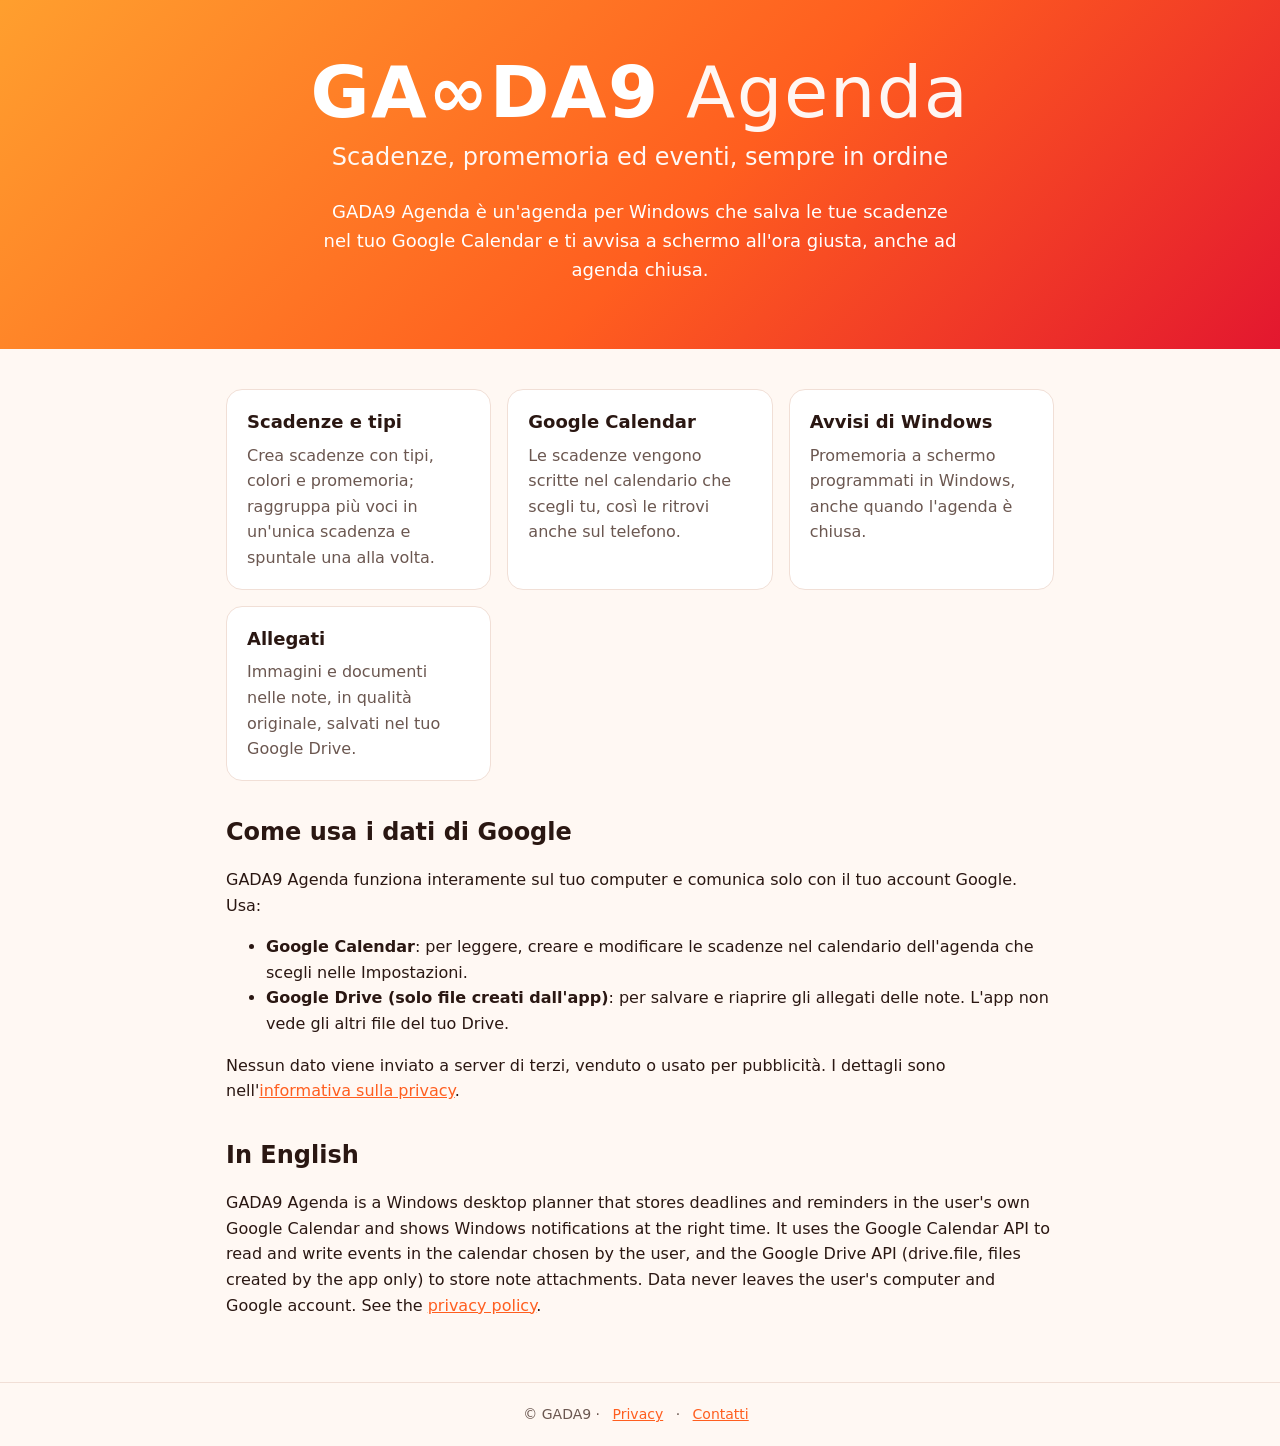
<file: index.html>
<!doctype html>
<html lang="it">
<head>
<meta charset="utf-8">
<meta name="viewport" content="width=device-width, initial-scale=1">
<title>GADA9 Agenda</title>
<meta name="description" content="GADA9 Agenda: agenda per Windows con scadenze, promemoria ed eventi, sincronizzata con Google Calendar.">
<link rel="stylesheet" href="stile.css">
</head>
<body>
<header class="hero">
  <h1 class="marchio">GA∞DA9 <span>Agenda</span></h1>
  <p class="sotto">Scadenze, promemoria ed eventi, sempre in ordine</p>
  <p class="desc">GADA9 Agenda è un'agenda per Windows che salva le tue scadenze nel tuo Google Calendar e ti avvisa a schermo all'ora giusta, anche ad agenda chiusa.</p>
</header>
<main>
  <div class="griglia">
    <div class="box"><h3>Scadenze e tipi</h3><p>Crea scadenze con tipi, colori e promemoria; raggruppa più voci in un'unica scadenza e spuntale una alla volta.</p></div>
    <div class="box"><h3>Google Calendar</h3><p>Le scadenze vengono scritte nel calendario che scegli tu, così le ritrovi anche sul telefono.</p></div>
    <div class="box"><h3>Avvisi di Windows</h3><p>Promemoria a schermo programmati in Windows, anche quando l'agenda è chiusa.</p></div>
    <div class="box"><h3>Allegati</h3><p>Immagini e documenti nelle note, in qualità originale, salvati nel tuo Google Drive.</p></div>
  </div>

  <h2>Come usa i dati di Google</h2>
  <p>GADA9 Agenda funziona interamente sul tuo computer e comunica solo con il tuo account Google. Usa:</p>
  <ul>
    <li><strong>Google Calendar</strong>: per leggere, creare e modificare le scadenze nel calendario dell'agenda che scegli nelle Impostazioni.</li>
    <li><strong>Google Drive (solo file creati dall'app)</strong>: per salvare e riaprire gli allegati delle note. L'app non vede gli altri file del tuo Drive.</li>
  </ul>
  <p>Nessun dato viene inviato a server di terzi, venduto o usato per pubblicità. I dettagli sono nell'<a href="privacy.html">informativa sulla privacy</a>.</p>

  <h2>In English</h2>
  <p>GADA9 Agenda is a Windows desktop planner that stores deadlines and reminders in the user's own Google Calendar and shows Windows notifications at the right time. It uses the Google Calendar API to read and write events in the calendar chosen by the user, and the Google Drive API (drive.file, files created by the app only) to store note attachments. Data never leaves the user's computer and Google account. See the <a href="privacy.html">privacy policy</a>.</p>
</main>
<footer>
  © GADA9 · <a href="privacy.html">Privacy</a> · <a href="https://github.com/redidea9-solution">Contatti</a>
</footer>
</body>
</html>
</file>
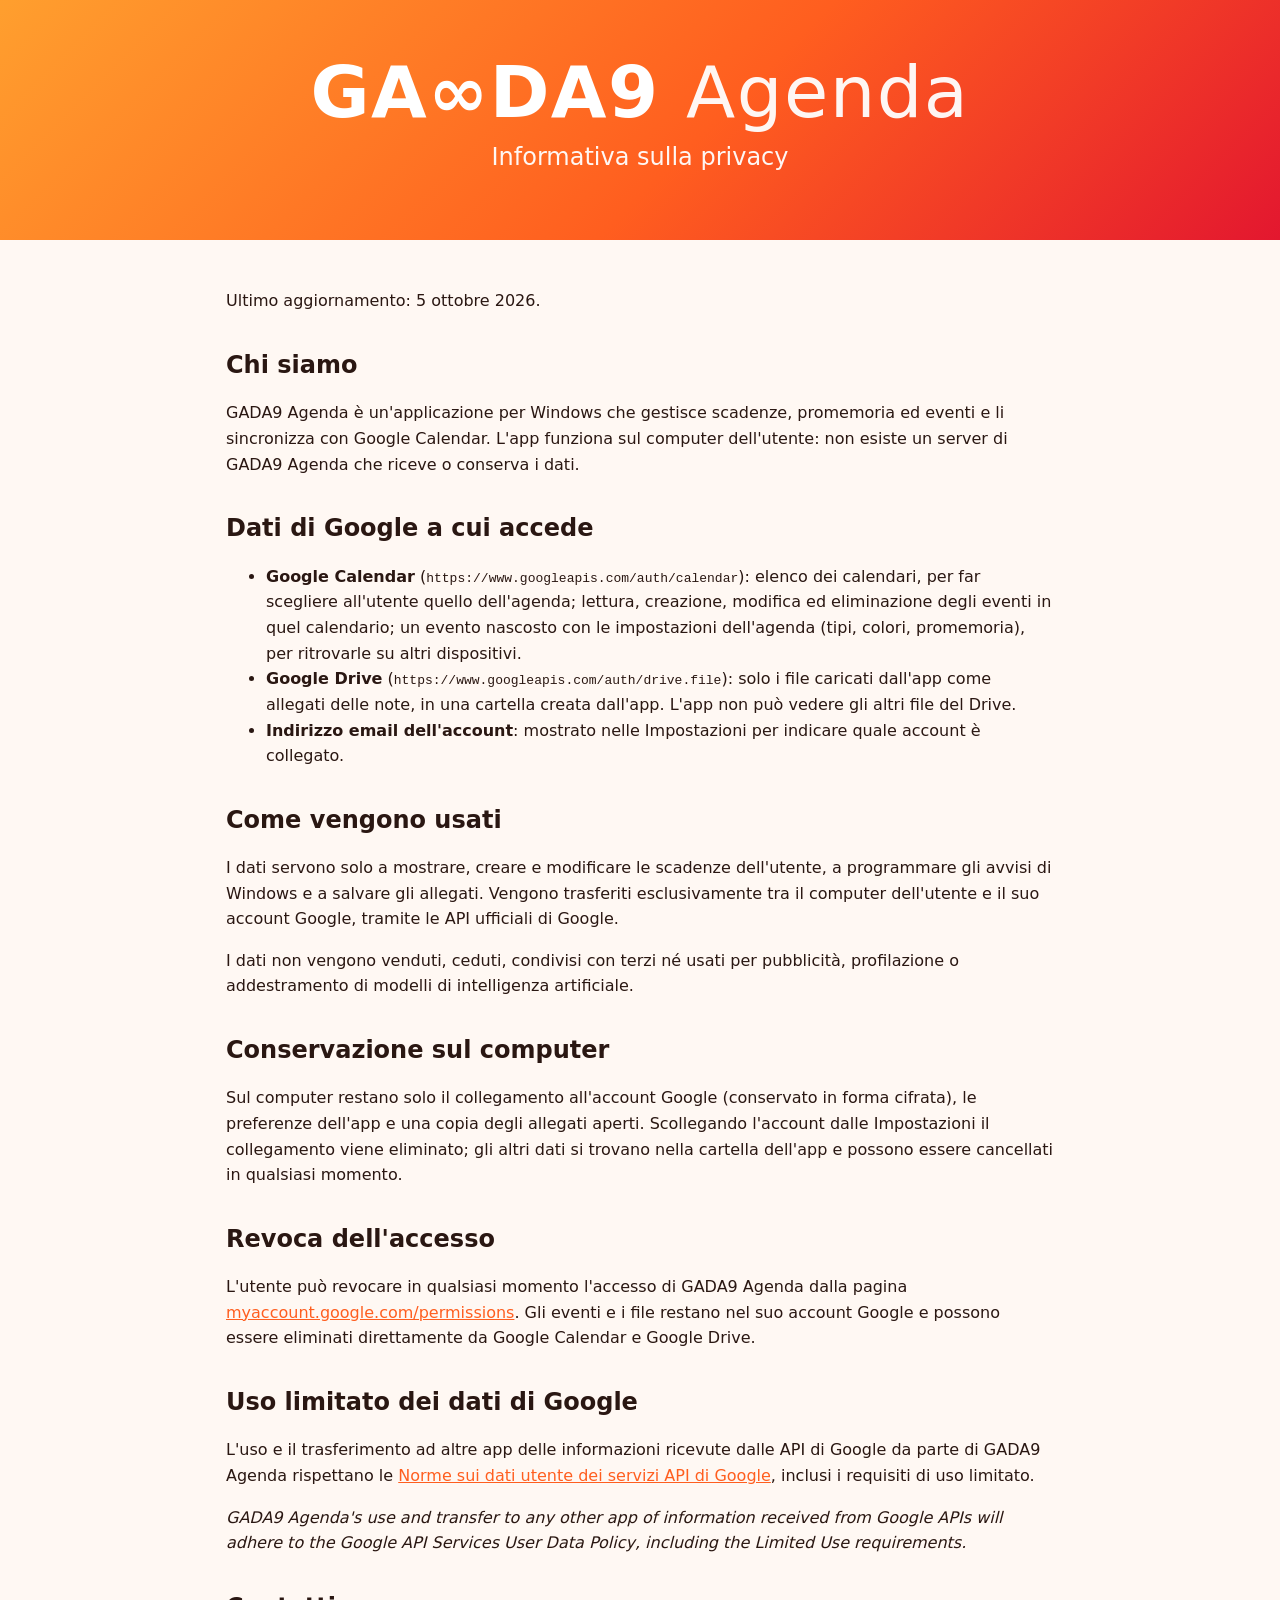
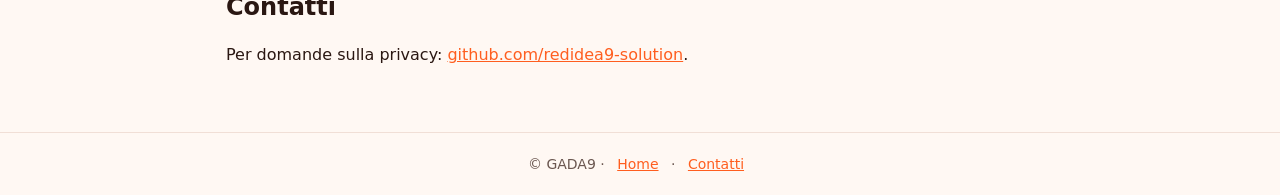
<file: privacy.html>
<!doctype html>
<html lang="it">
<head>
<meta charset="utf-8">
<meta name="viewport" content="width=device-width, initial-scale=1">
<title>Privacy · GADA9 Agenda</title>
<link rel="stylesheet" href="stile.css">
</head>
<body>
<header class="hero">
  <h1 class="marchio">GA∞DA9 <span>Agenda</span></h1>
  <p class="sotto">Informativa sulla privacy</p>
</header>
<main>
  <p>Ultimo aggiornamento: 5 ottobre 2026.</p>

  <h2>Chi siamo</h2>
  <p>GADA9 Agenda è un'applicazione per Windows che gestisce scadenze, promemoria ed eventi e li sincronizza con Google Calendar. L'app funziona sul computer dell'utente: non esiste un server di GADA9 Agenda che riceve o conserva i dati.</p>

  <h2>Dati di Google a cui accede</h2>
  <ul>
    <li><strong>Google Calendar</strong> (<code>https://www.googleapis.com/auth/calendar</code>): elenco dei calendari, per far scegliere all'utente quello dell'agenda; lettura, creazione, modifica ed eliminazione degli eventi in quel calendario; un evento nascosto con le impostazioni dell'agenda (tipi, colori, promemoria), per ritrovarle su altri dispositivi.</li>
    <li><strong>Google Drive</strong> (<code>https://www.googleapis.com/auth/drive.file</code>): solo i file caricati dall'app come allegati delle note, in una cartella creata dall'app. L'app non può vedere gli altri file del Drive.</li>
    <li><strong>Indirizzo email dell'account</strong>: mostrato nelle Impostazioni per indicare quale account è collegato.</li>
  </ul>

  <h2>Come vengono usati</h2>
  <p>I dati servono solo a mostrare, creare e modificare le scadenze dell'utente, a programmare gli avvisi di Windows e a salvare gli allegati. Vengono trasferiti esclusivamente tra il computer dell'utente e il suo account Google, tramite le API ufficiali di Google.</p>
  <p>I dati non vengono venduti, ceduti, condivisi con terzi né usati per pubblicità, profilazione o addestramento di modelli di intelligenza artificiale.</p>

  <h2>Conservazione sul computer</h2>
  <p>Sul computer restano solo il collegamento all'account Google (conservato in forma cifrata), le preferenze dell'app e una copia degli allegati aperti. Scollegando l'account dalle Impostazioni il collegamento viene eliminato; gli altri dati si trovano nella cartella dell'app e possono essere cancellati in qualsiasi momento.</p>

  <h2>Revoca dell'accesso</h2>
  <p>L'utente può revocare in qualsiasi momento l'accesso di GADA9 Agenda dalla pagina <a href="https://myaccount.google.com/permissions">myaccount.google.com/permissions</a>. Gli eventi e i file restano nel suo account Google e possono essere eliminati direttamente da Google Calendar e Google Drive.</p>

  <h2>Uso limitato dei dati di Google</h2>
  <p>L'uso e il trasferimento ad altre app delle informazioni ricevute dalle API di Google da parte di GADA9 Agenda rispettano le <a href="https://developers.google.com/terms/api-services-user-data-policy">Norme sui dati utente dei servizi API di Google</a>, inclusi i requisiti di uso limitato.</p>
  <p lang="en"><em>GADA9 Agenda's use and transfer to any other app of information received from Google APIs will adhere to the Google API Services User Data Policy, including the Limited Use requirements.</em></p>

  <h2>Contatti</h2>
  <p>Per domande sulla privacy: <a href="https://github.com/redidea9-solution">github.com/redidea9-solution</a>.</p>
</main>
<footer>
  © GADA9 · <a href="index.html">Home</a> · <a href="https://github.com/redidea9-solution">Contatti</a>
</footer>
</body>
</html>
</file>
<file: stile.css>
:root{--a:#ff9f2e;--b:#ff5e1f;--c:#e3172f;--ink:#2a1712;--soft:#6b5750;--bg:#fff8f3;--card:#ffffff;--line:#f1dfd6}
@media (prefers-color-scheme: dark){:root{--ink:#fbeee8;--soft:#d0b8ae;--bg:#1a0f0b;--card:#24150f;--line:#3a2219}}
*{box-sizing:border-box}html,body{margin:0}
body{font-family:"Segoe UI",system-ui,-apple-system,Roboto,Arial,sans-serif;background:var(--bg);color:var(--ink);line-height:1.6}
a{color:var(--b)}
.hero{background:linear-gradient(135deg,var(--a),var(--b) 55%,var(--c));color:#fff;padding:56px 16px 64px;text-align:center}
.marchio{font-size:clamp(40px,8vw,72px);font-weight:800;letter-spacing:.02em;margin:0;line-height:1}
.marchio span{font-weight:400;opacity:.95}
.sotto{font-size:clamp(18px,3vw,24px);margin:10px 0 0;opacity:.95}
.hero p.desc{max-width:640px;margin:22px auto 0;font-size:18px}
main{max-width:860px;margin:0 auto;padding:32px 16px 48px}
.griglia{display:grid;grid-template-columns:repeat(auto-fit,minmax(220px,1fr));gap:16px;margin:8px 0 28px}
.box{background:var(--card);border:1px solid var(--line);border-radius:16px;padding:18px 20px}
.box h3{margin:0 0 6px;font-size:18px}
.box p{margin:0;color:var(--soft)}
h2{font-size:24px;margin:32px 0 8px}
footer{border-top:1px solid var(--line);padding:20px 16px;text-align:center;color:var(--soft);font-size:14px}
footer a{margin:0 8px}
</file>
